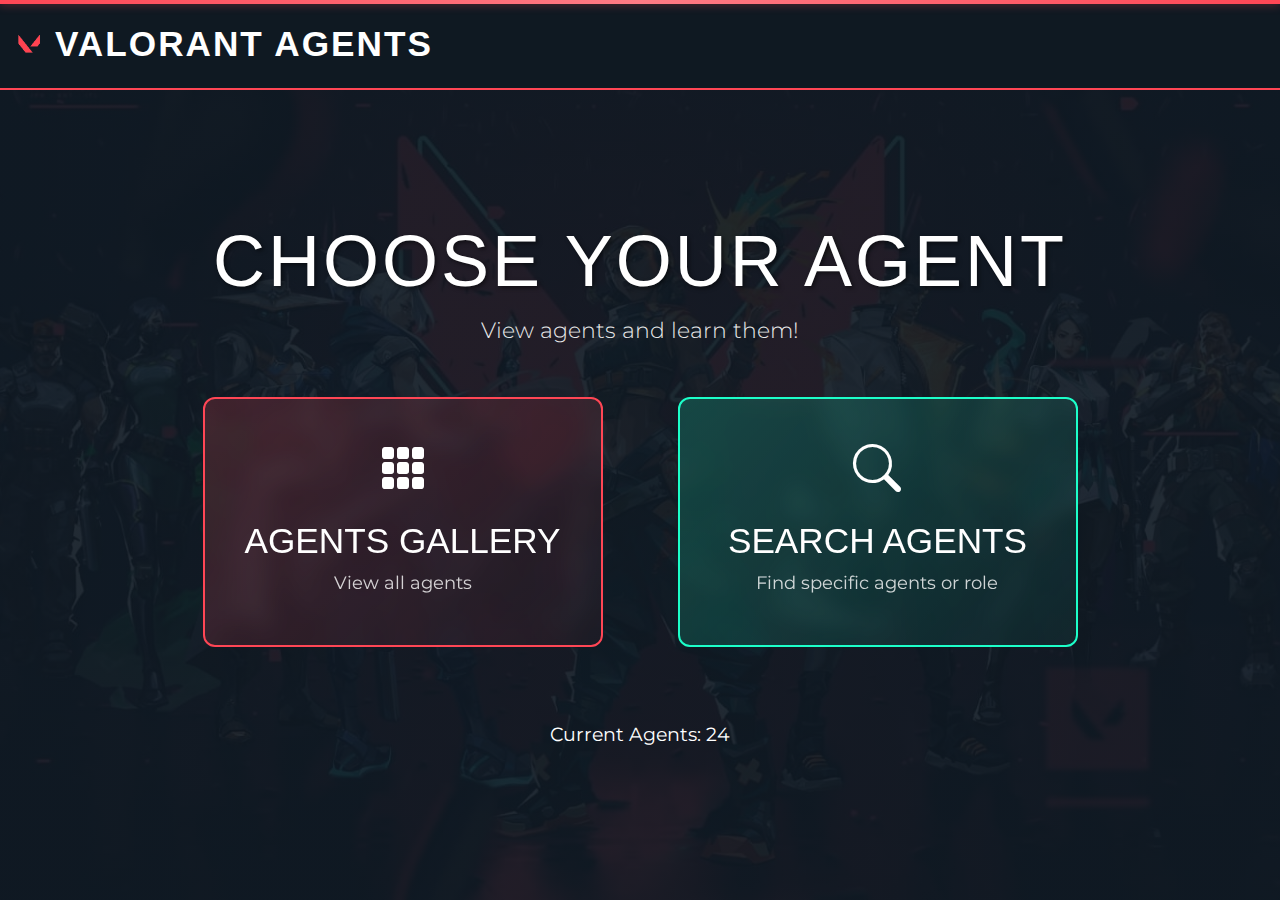
<file: index.html>
<!doctype html>
<html lang="en">
  <head>
    <meta charset="utf-8" />
    <meta
      name="viewport"
      content="width=device-width, initial-scale=1, maximum-scale=1, user-scalable=no"
    />
    <title>Valorant Agents</title>
    <link rel="icon" href="assets/img/logo.png" type="image/png" />
    <link rel="shortcut icon" href="assets/img/logo.png" type="image/png" />
    <link
      href="https://cdn.jsdelivr.net/npm/bootstrap@5.3.8/dist/css/bootstrap.min.css"
      rel="stylesheet"
    />
    <link rel="stylesheet" href="assets/css/style.css" />
    <link rel="preconnect" href="https://fonts.googleapis.com" />
    <link rel="preconnect" href="https://fonts.gstatic.com" crossorigin />
    <link
      href="https://fonts.googleapis.com/css2?family=Tungsten:wght@500;700&family=Montserrat:wght@400;600&display=swap"
      rel="stylesheet"
    />
    <link
      rel="stylesheet"
      href="https://cdn.jsdelivr.net/npm/bootstrap-icons@1.10.0/font/bootstrap-icons.css"
    />
  </head>
  <body>
    <div id="progress-bar-container">
      <div id="progress-bar"></div>
    </div>

    <div class="hero-section">
      <header class="header">
        <nav class="navbar navbar-expand-lg navbar-dark">
          <div class="container-fluid">
            <div class="d-flex align-items-center">
              <img
                src="assets/img/vallogo.png"
                alt="Valorant Logo"
                height="45"
                class="d-inline-block align-text-top me-2 logo-pulse mobile-logo"
              />
              <span class="brand-text text-white">VALORANT AGENTS</span>
            </div>
          </div>
        </nav>
      </header>

      <div class="hero-content">
        <div class="container">
          <div class="text-center py-5">
            <h1 class="display-1 hero-title animate-text text-white">
              CHOOSE YOUR AGENT
            </h1>
            <p class="lead hero-lead text-white">View agents and learn them!</p>

            <div class="row mt-5 justify-content-center">
              <div class="col-12 col-md-5 mb-4">
                <a href="agents.html" class="text-decoration-none">
                  <div class="card feature-card duelist hover-glow">
                    <div
                      class="card-body text-center d-flex flex-column justify-content-center text-white"
                    >
                      <i
                        class="bi bi-grid-3x3-gap-fill mb-3 icon-pulse text-white"
                      ></i>
                      <h2 class="role-title text-white">AGENTS GALLERY</h2>
                      <p class="role-desc text-white">View all agents</p>
                    </div>
                  </div>
                </a>
              </div>
              <div class="col-12 col-md-5 mb-4">
                <a href="search.html" class="text-decoration-none">
                  <div class="card feature-card initiator hover-glow">
                    <div
                      class="card-body text-center d-flex flex-column justify-content-center text-white"
                    >
                      <i class="bi bi-search mb-3 icon-pulse text-white"></i>
                      <h2 class="role-title text-white">SEARCH AGENTS</h2>
                      <p class="role-desc text-white">
                        Find specific agents or role
                      </p>
                    </div>
                  </div>
                </a>
              </div>
            </div>

            <div class="mt-5">
              <p class="hero-subtext text-white">
                Current Agents:
                <span id="agentCount" class="text-white">24</span>
              </p>
            </div>
          </div>
        </div>
      </div>
    </div>

    <script src="https://cdn.jsdelivr.net/npm/bootstrap@5.3.8/dist/js/bootstrap.bundle.min.js"></script>
    <script src="assets/js/script.js"></script>
    <script>
      document.addEventListener("DOMContentLoaded", async () => {
        try {
          const response = await fetch(
            "https://valorant-api.com/v1/agents?isPlayableCharacter=true",
          );
          const data = await response.json();
          document.getElementById("agentCount").textContent = data.data.length;
        } catch (error) {
          console.error("Error fetching agent count:", error);
        }
      });
    </script>
  </body>
</html>
</file>
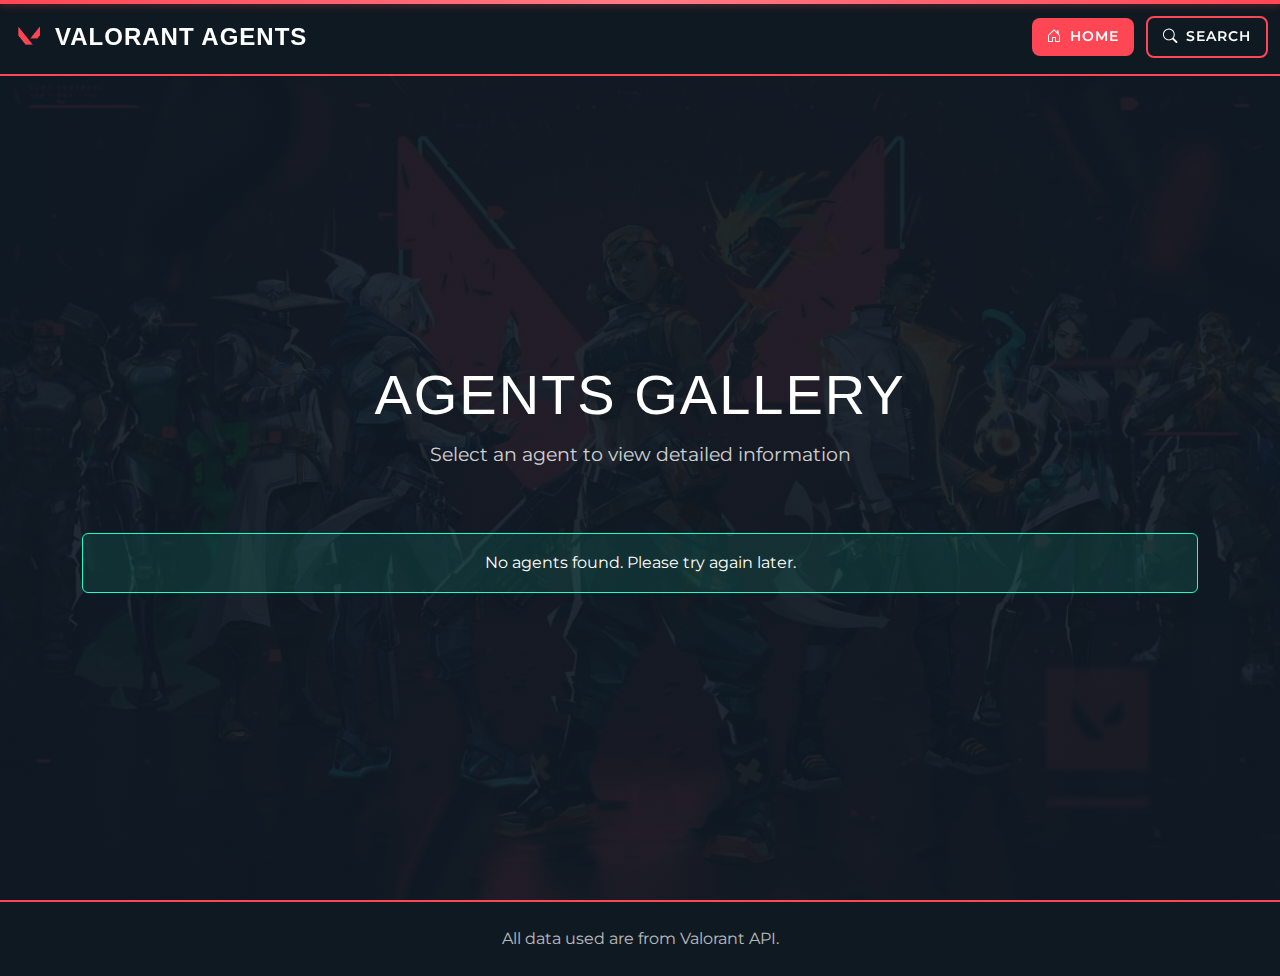
<file: agents.html>
<!doctype html>
<html lang="en">
  <head>
    <meta charset="utf-8" />
    <meta
      name="viewport"
      content="width=device-width, initial-scale=1, maximum-scale=1, user-scalable=no"
    />
    <title>Valorant Agents - Gallery</title>
    <link rel="icon" href="assets/img/logo.png" type="image/png" />
    <link rel="shortcut icon" href="assets/img/logo.png" type="image/png" />
    <link
      href="https://cdn.jsdelivr.net/npm/bootstrap@5.3.8/dist/css/bootstrap.min.css"
      rel="stylesheet"
    />
    <link rel="stylesheet" href="assets/css/style.css" />
    <link rel="preconnect" href="https://fonts.googleapis.com" />
    <link rel="preconnect" href="https://fonts.gstatic.com" crossorigin />
    <link
      href="https://fonts.googleapis.com/css2?family=Tungsten:wght@500;700&family=Montserrat:wght@400;600&display=swap"
      rel="stylesheet"
    />
    <link
      rel="stylesheet"
      href="https://cdn.jsdelivr.net/npm/bootstrap-icons@1.10.0/font/bootstrap-icons.css"
    />
  </head>
  <body>
    <div id="progress-bar-container">
      <div id="progress-bar"></div>
    </div>

    <div class="hero-section">
      <header class="header">
        <nav class="navbar navbar-expand-lg navbar-dark">
          <div class="container-fluid">
            <div class="d-flex align-items-center">
              <img
                src="assets/img/vallogo.png"
                alt="Valorant Logo"
                height="45"
                class="d-inline-block align-text-top me-2 mobile-logo"
              />
              <span class="brand-text text-white mobile-brand"
                >VALORANT AGENTS</span
              >
            </div>
            <div class="ms-auto">
              <a
                href="index.html"
                class="btn btn-valorant me-2 text-white mobile-btn"
              >
                <i class="bi bi-house-door me-2"></i
                ><span class="mobile-text">Home</span>
              </a>
              <a
                href="search.html"
                class="btn btn-outline-valorant text-white mobile-btn"
              >
                <i class="bi bi-search me-2"></i
                ><span class="mobile-text">Search</span>
              </a>
            </div>
          </div>
        </nav>
      </header>

      <div class="hero-content">
        <main class="container py-5">
          <div class="row mb-5">
            <div class="col text-center">
              <h1 class="page-title text-white">AGENTS GALLERY</h1>
              <p class="page-subtitle text-white">
                Select an agent to view detailed information
              </p>
            </div>
          </div>
          <div class="row" id="contentArea"></div>
        </main>
      </div>
    </div>

    <footer class="footer">
      <div class="container">
        <p class="footer-text text-white">
          All data used are from Valorant API.
        </p>
      </div>
    </footer>

    <script src="https://cdn.jsdelivr.net/npm/bootstrap@5.3.8/dist/js/bootstrap.bundle.min.js"></script>
    <script src="assets/js/script.js"></script>
  </body>
</html>
</file>
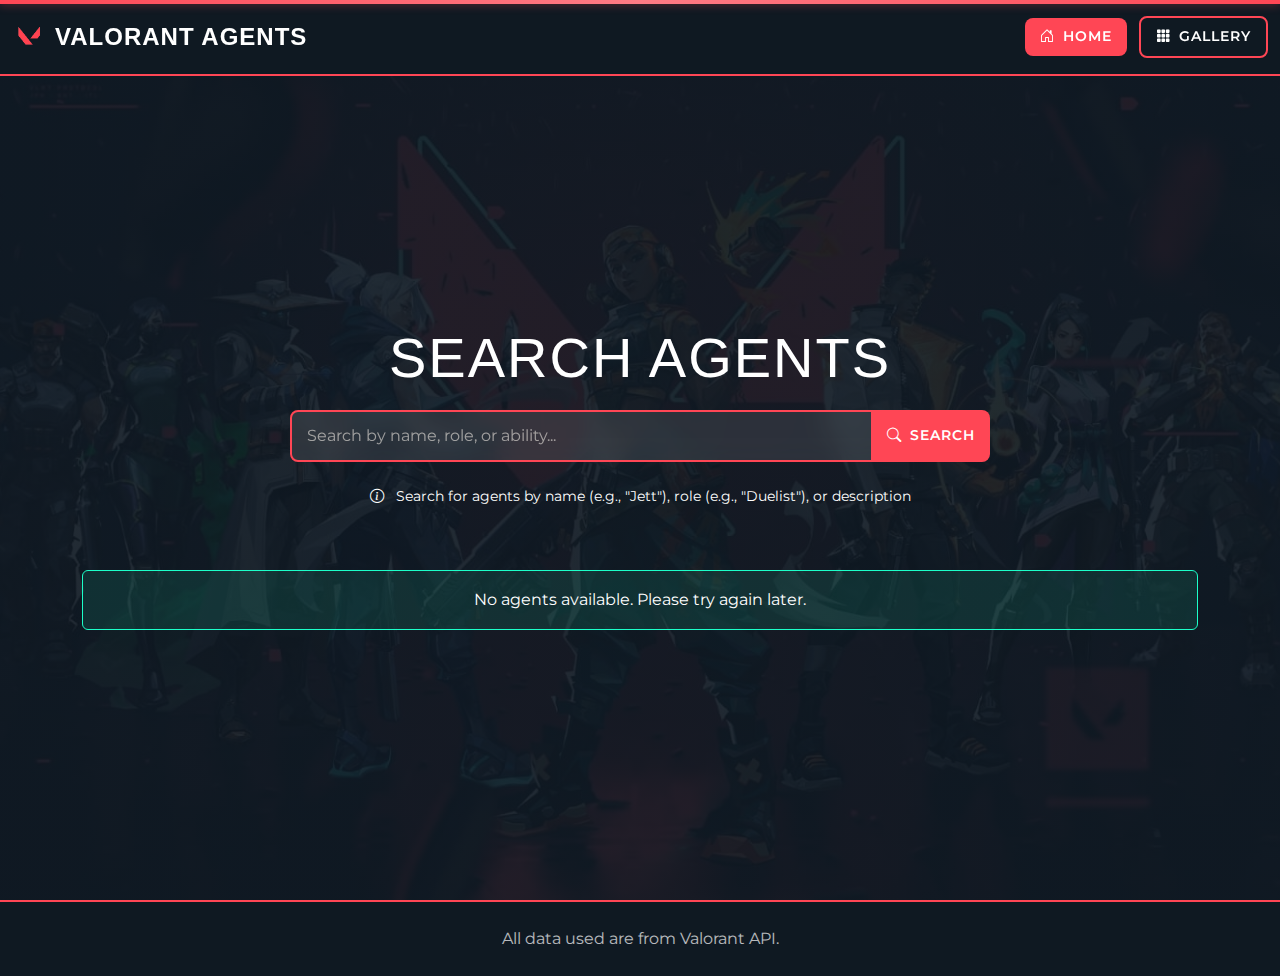
<file: search.html>
<!doctype html>
<html lang="en">
  <head>
    <meta charset="utf-8" />
    <meta
      name="viewport"
      content="width=device-width, initial-scale=1, maximum-scale=1, user-scalable=no"
    />
    <title>Valorant Agents - Search</title>
    <link rel="icon" href="assets/img/logo.png" type="image/png" />
    <link rel="shortcut icon" href="assets/img/logo.png" type="image/png" />
    <link
      href="https://cdn.jsdelivr.net/npm/bootstrap@5.3.8/dist/css/bootstrap.min.css"
      rel="stylesheet"
    />
    <link rel="stylesheet" href="assets/css/style.css" />
    <link rel="preconnect" href="https://fonts.googleapis.com" />
    <link rel="preconnect" href="https://fonts.gstatic.com" crossorigin />
    <link
      href="https://fonts.googleapis.com/css2?family=Tungsten:wght@500;700&family=Montserrat:wght@400;600&display=swap"
      rel="stylesheet"
    />
    <link
      rel="stylesheet"
      href="https://cdn.jsdelivr.net/npm/bootstrap-icons@1.10.0/font/bootstrap-icons.css"
    />
  </head>
  <body>
    <div id="progress-bar-container">
      <div id="progress-bar"></div>
    </div>

    <div class="hero-section">
      <header class="header">
        <nav class="navbar navbar-expand-lg navbar-dark">
          <div class="container-fluid">
            <div class="d-flex align-items-center">
              <img
                src="assets/img/vallogo.png"
                alt="Valorant Logo"
                height="45"
                class="d-inline-block align-text-top me-2 mobile-logo"
              />
              <span class="brand-text text-white mobile-brand"
                >VALORANT AGENTS</span
              >
            </div>
            <div class="ms-auto">
              <a
                href="index.html"
                class="btn btn-valorant me-2 text-white mobile-btn"
              >
                <i class="bi bi-house-door me-2"></i
                ><span class="mobile-text">Home</span>
              </a>
              <a
                href="agents.html"
                class="btn btn-outline-valorant text-white mobile-btn"
              >
                <i class="bi bi-grid-3x3-gap-fill me-2"></i
                ><span class="mobile-text">Gallery</span>
              </a>
            </div>
          </div>
        </nav>
      </header>

      <div class="hero-content">
        <main class="container py-5">
          <div class="row mb-5">
            <div class="col-md-8 mx-auto">
              <h1 class="page-title text-center mb-4 text-white">
                SEARCH AGENTS
              </h1>
              <div class="search-container">
                <div class="input-group mb-4">
                  <input
                    type="text"
                    class="form-control search-input mobile-input"
                    id="searchInput"
                    placeholder="Search by name, role, or ability..."
                  />
                  <button
                    class="btn btn-valorant text-white mobile-btn"
                    type="button"
                    id="searchBtn"
                  >
                    <i class="bi bi-search me-2"></i
                    ><span class="mobile-text">Search</span>
                  </button>
                </div>
                <p class="text-center text-white mobile-info">
                  <i class="bi bi-info-circle me-2"></i>
                  Search for agents by name (e.g., "Jett"), role (e.g.,
                  "Duelist"), or description
                </p>
              </div>
            </div>
          </div>
          <div class="row" id="contentArea"></div>
        </main>
      </div>
    </div>

    <footer class="footer">
      <div class="container">
        <p class="footer-text text-white">
          All data used are from Valorant API.
        </p>
      </div>
    </footer>

    <script src="https://cdn.jsdelivr.net/npm/bootstrap@5.3.8/dist/js/bootstrap.bundle.min.js"></script>
    <script src="assets/js/script.js"></script>
  </body>
</html>
</file>
<file: assets/css/style.css>
:root {
  --valorant-red: #ff4655;
  --valorant-black: #0f1923;
  --valorant-white: #ffffff;
  --duelist-color: #ff4655;
  --initiator-color: #1cffc9;
  --controller-color: #8d8df0;
  --sentinel-color: #ffd166;
}

* {
  margin: 0;
  padding: 0;
  box-sizing: border-box;
}

html {
  font-size: 16px;
}

body {
  font-family: "Montserrat", sans-serif;
  background-color: var(--valorant-black);
  color: var(--valorant-white);
  line-height: 1.6;
  overflow-x: hidden;
  width: 100%;
  min-height: 100vh;
}

body,
h1,
h2,
h3,
h4,
h5,
h6,
p,
span,
div,
a,
label,
.form-control,
.btn,
.card,
.modal-content,
.navbar,
.text-muted,
.lead,
.modal-body p,
.ability-desc,
.ability-name,
.agent-info p,
.footer-text {
  color: var(--valorant-white) !important;
}

#progress-bar-container {
  position: fixed;
  top: 0;
  left: 0;
  width: 100%;
  height: 4px;
  background: transparent;
  z-index: 9999;
  display: none;
}

#progress-bar {
  height: 100%;
  background: linear-gradient(90deg, #ff4655, #ff7b85, #ff4655);
  width: 0%;
  transition: width 0.3s ease;
  box-shadow: 0 0 10px rgba(255, 70, 85, 0.5);
}

.progress-bar-loading {
  display: block !important;
  animation: progressBarPulse 1.5s ease-in-out infinite;
}

@keyframes progressBarPulse {
  0%,
  100% {
    box-shadow: 0 0 5px rgba(255, 70, 85, 0.5);
  }
  50% {
    box-shadow: 0 0 15px rgba(255, 70, 85, 0.8);
  }
}

.hero-section {
  background:
    linear-gradient(rgba(15, 25, 35, 0.92), rgba(15, 25, 35, 0.92)),
    url("../img/agents.jpg") center/cover no-repeat fixed;
  min-height: 100vh;
  display: flex;
  flex-direction: column;
  position: relative;
  width: 100%;
}

.hero-section {
  background:
    linear-gradient(rgba(15, 25, 35, 0.92), rgba(15, 25, 35, 0.92)),
    url("../img/agents.jpg") center/cover no-repeat fixed;
  min-height: 100vh;
  display: flex;
  flex-direction: column;
  position: relative;
  width: 100%;
}

.hero-content {
  flex: 1;
  display: flex;
  flex-direction: column;
  justify-content: center;
  position: relative;
  padding: 2rem 0;
  width: 100%;
}

.hero-section main {
  flex: 1;
  display: flex;
  flex-direction: column;
  justify-content: center;
}

.hero-section + .footer {
  margin-top: 0;
}

.header {
  background: rgba(15, 25, 35, 0.98);
  border-bottom: 2px solid var(--valorant-red);
  position: sticky;
  top: 0;
  z-index: 1000;
  width: 100%;
}

.navbar {
  padding: 1rem 0;
  width: 100%;
}

.logo-pulse {
  animation: pulse 2s infinite;
}

@keyframes pulse {
  0% {
    transform: scale(1);
  }
  50% {
    transform: scale(1.05);
  }
  100% {
    transform: scale(1);
  }
}

.brand-text {
  font-family: "Tungsten", sans-serif;
  font-size: 2.2rem;
  font-weight: 700;
  text-transform: uppercase;
  letter-spacing: 2px;
}

.hero-content {
  display: flex;
  flex-direction: column;
  justify-content: center;
  position: relative;
  padding: 2rem 0;
  width: 100%;
}

.display-1 {
  font-family: "Tungsten", sans-serif;
  font-size: 5rem;
  text-shadow: 2px 2px 4px rgba(0, 0, 0, 0.5);
  margin-bottom: 1rem;
  letter-spacing: 3px;
  line-height: 1;
}

.animate-text {
  animation: slideIn 1s ease-out;
}

@keyframes slideIn {
  from {
    opacity: 0;
    transform: translateY(-30px);
  }
  to {
    opacity: 1;
    transform: translateY(0);
  }
}

.lead {
  font-size: 1.4rem;
  margin-bottom: 3rem;
  opacity: 0.9;
}

.feature-card {
  background: rgba(255, 255, 255, 0.1);
  border: 2px solid;
  border-radius: 12px;
  padding: 40px 20px;
  transition: all 0.3s ease;
  cursor: pointer;
  height: 250px;
  display: flex;
  align-items: center;
  justify-content: center;
  backdrop-filter: blur(10px);
  position: relative;
  overflow: hidden;
  width: 100%;
  max-width: 400px;
  margin: 0 auto;
}

.feature-card::before {
  content: "";
  position: absolute;
  top: 0;
  left: -100%;
  width: 100%;
  height: 100%;
  background: linear-gradient(
    90deg,
    transparent,
    rgba(255, 255, 255, 0.1),
    transparent
  );
  transition: left 0.7s ease;
}

.feature-card:hover::before {
  left: 100%;
}

.feature-card:hover {
  transform: translateY(-10px) scale(1.02);
  box-shadow: 0 20px 40px rgba(255, 70, 85, 0.4);
}

.feature-card i {
  font-size: 3rem;
  margin-bottom: 1rem;
}

.icon-pulse {
  animation: iconFloat 3s infinite ease-in-out;
}

@keyframes iconFloat {
  0%,
  100% {
    transform: translateY(0);
  }
  50% {
    transform: translateY(-10px);
  }
}

.duelist {
  border-color: var(--duelist-color);
  background: linear-gradient(
    135deg,
    rgba(255, 70, 85, 0.2),
    rgba(255, 70, 85, 0.05)
  );
}

.duelist:hover {
  box-shadow: 0 20px 40px rgba(255, 70, 85, 0.4);
}

.initiator {
  border-color: var(--initiator-color);
  background: linear-gradient(
    135deg,
    rgba(28, 255, 201, 0.2),
    rgba(28, 255, 201, 0.05)
  );
}

.initiator:hover {
  box-shadow: 0 20px 40px rgba(28, 255, 201, 0.4);
}

.role-title {
  font-family: "Tungsten", sans-serif;
  font-size: 2.2rem;
  margin-bottom: 10px;
  line-height: 1;
}

.role-desc {
  opacity: 0.8;
  font-size: 1.1rem;
}

.hero-subtext {
  font-size: 1.2rem;
  margin-top: 2rem;
}

.agent-card {
  background: rgba(255, 255, 255, 0.1);
  border: 2px solid transparent;
  border-radius: 12px;
  overflow: hidden;
  transition: all 0.3s ease;
  cursor: pointer;
  height: 100%;
  backdrop-filter: blur(10px);
  width: 100%;
  max-width: 350px;
  margin: 0 auto;
}

.agent-card:hover {
  transform: translateY(-8px) scale(1.02);
  border-color: var(--valorant-red);
  box-shadow: 0 15px 30px rgba(255, 70, 85, 0.3);
}

.agent-img-container {
  height: 300px;
  overflow: hidden;
  position: relative;
  background: linear-gradient(
    180deg,
    rgba(15, 25, 35, 0) 0%,
    rgba(15, 25, 35, 0.8) 100%
  );
  width: 100%;
}

.agent-img {
  width: 100%;
  height: 100%;
  object-fit: cover;
  transition: transform 0.5s ease;
}

.agent-card:hover .agent-img {
  transform: scale(1.1);
}

.agent-info {
  padding: 20px;
  background: rgba(15, 25, 35, 0.9);
  width: 100%;
}

.agent-name {
  font-family: "Tungsten", sans-serif;
  font-size: 2.2rem;
  margin-bottom: 5px;
  line-height: 1;
}

.agent-role {
  font-size: 1.1rem;
  text-transform: uppercase;
  letter-spacing: 1px;
  opacity: 0.9;
}

.search-container {
  max-width: 700px;
  margin: 0 auto;
  width: 100%;
}

.search-input {
  background: rgba(255, 255, 255, 0.1);
  border: 2px solid var(--valorant-red);
  padding: 15px 25px;
  border-radius: 8px;
  font-size: 1.1rem;
  backdrop-filter: blur(10px);
  width: 100%;
}

.search-input::placeholder {
  color: rgba(236, 232, 225, 0.6);
}

.search-input:focus {
  background: rgba(255, 255, 255, 0.15);
  border-color: var(--valorant-red);
  box-shadow: 0 0 0 0.25rem rgba(255, 70, 85, 0.25);
}

.btn-valorant {
  background: var(--valorant-red);
  border: none;
  padding: 12px 30px;
  font-weight: 600;
  text-transform: uppercase;
  letter-spacing: 1px;
  transition: all 0.3s ease;
  border-radius: 8px;
  white-space: nowrap;
}

.btn-valorant:hover {
  background: #ff2a3d;
  transform: translateY(-3px);
  box-shadow: 0 8px 20px rgba(255, 70, 85, 0.4);
}

.btn-outline-valorant {
  background: transparent;
  border: 2px solid var(--valorant-red);
  padding: 10px 25px;
  font-weight: 600;
  text-transform: uppercase;
  letter-spacing: 1px;
  transition: all 0.3s ease;
  border-radius: 8px;
  white-space: nowrap;
}

.btn-outline-valorant:hover {
  background: var(--valorant-red);
  transform: translateY(-3px);
}

.modal-content {
  background-color: var(--valorant-black);
  border: 2px solid var(--valorant-red);
  border-radius: 12px;
  width: 95%;
  max-width: 900px;
  margin: 0 auto;
}

.modal-header {
  border-bottom: 1px solid rgba(255, 70, 85, 0.3);
  padding: 25px;
  display: flex;
  align-items: center;
  justify-content: space-between;
  flex-wrap: wrap;
}

.modal-title {
  font-family: "Tungsten", sans-serif;
  font-size: 2.5rem;
  text-transform: uppercase;
  display: flex;
  align-items: center;
  flex-wrap: wrap;
}

.modal-title-icon {
  font-size: 2rem;
  margin-right: 15px;
  display: flex;
  align-items: center;
  justify-content: center;
  width: 60px;
  height: 60px;
  border-radius: 50%;
  background: rgba(255, 70, 85, 0.1);
  flex-shrink: 0;
}

.btn-close {
  filter: invert(1) brightness(2);
  opacity: 0.8;
  flex-shrink: 0;
}

.btn-close:hover {
  opacity: 1;
}

.modal-body {
  padding: 25px;
}

.modal-body h5 {
  color: var(--valorant-red) !important;
}

.agent-role-container {
  display: flex;
  align-items: center;
  gap: 15px;
  margin-bottom: 20px;
  flex-wrap: wrap;
}

.agent-role-icon {
  font-size: 2rem;
  display: flex;
  align-items: center;
  justify-content: center;
  width: 60px;
  height: 60px;
  border-radius: 50%;
  background: rgba(255, 255, 255, 0.1);
  flex-shrink: 0;
}

.agent-role-tag {
  display: inline-block;
  padding: 12px 25px;
  border-radius: 25px;
  font-weight: 600;
  text-transform: uppercase;
  font-size: 1rem;
  color: var(--valorant-black);
  flex-shrink: 0;
}

.abilities-container {
  display: grid;
  grid-template-columns: repeat(auto-fill, minmax(250px, 1fr));
  gap: 15px;
  margin-top: 20px;
}

.ability-card {
  background: rgba(255, 255, 255, 0.1);
  border-radius: 8px;
  padding: 20px;
  border-left: 4px solid var(--valorant-red);
  min-height: 150px;
  display: flex;
  flex-direction: column;
  transition: transform 0.3s ease;
  width: 100%;
}

.ability-card:hover {
  transform: translateY(-5px);
  background: rgba(255, 255, 255, 0.15);
}

.ability-header {
  display: flex;
  align-items: center;
  margin-bottom: 15px;
  gap: 12px;
  flex-wrap: wrap;
}

.ability-icon {
  width: 45px;
  height: 45px;
  display: flex;
  align-items: center;
  justify-content: center;
  background: rgba(255, 70, 85, 0.1);
  border-radius: 8px;
  flex-shrink: 0;
}

.ability-icon img {
  width: 30px;
  height: 30px;
  object-fit: contain;
}

.ability-name {
  font-weight: 600;
  font-size: 1.1rem;
  flex: 1;
  min-width: 150px;
}

.ability-desc {
  opacity: 0.9;
  font-size: 0.95rem;
  line-height: 1.4;
  overflow: hidden;
  display: -webkit-box;
  -webkit-line-clamp: 3;
  -webkit-box-orient: vertical;
  flex: 1;
  min-height: 60px;
}

.ability-slot {
  display: inline-block;
  padding: 4px 12px;
  background: rgba(255, 70, 85, 0.2);
  border-radius: 4px;
  font-size: 0.8rem;
  color: var(--valorant-red) !important;
  margin-top: 10px;
  align-self: flex-start;
}

.page-container {
  background-color: var(--valorant-black);
  min-height: 100vh;
  display: flex;
  flex-direction: column;
  width: 100%;
}

.page-title {
  font-family: "Tungsten", sans-serif;
  font-size: 4rem;
  margin-bottom: 1rem;
  letter-spacing: 2px;
  line-height: 1;
}

.page-subtitle {
  opacity: 0.8;
  font-size: 1.2rem;
}

.footer {
  background: rgba(15, 25, 35, 0.98);
  border-top: 2px solid var(--valorant-red);
  padding: 1.5rem 0;
  font-size: 1rem;
  margin-top: auto;
  width: 100%;
}

.footer-text {
  opacity: 0.7;
  text-align: center;
  margin: 0;
}

.spinner-border.text-danger {
  color: var(--valorant-red) !important;
}

.text-muted {
  opacity: 0.6;
}

.alert-info {
  background-color: rgba(28, 255, 201, 0.1);
  border-color: var(--initiator-color);
}

.mobile-logo {
  height: 35px !important;
}

.mobile-brand {
  font-size: 1.5rem !important;
  letter-spacing: 1px !important;
}

.mobile-btn {
  padding: 8px 15px !important;
  font-size: 0.9rem !important;
}

.mobile-text {
  display: inline-block;
}

.mobile-input {
  padding: 12px 15px !important;
  font-size: 1rem !important;
}

.mobile-info {
  font-size: 0.9rem !important;
  line-height: 1.4 !important;
}

@media (max-width: 1400px) {
  .display-1 {
    font-size: 4.5rem;
  }
  .page-title {
    font-size: 3.5rem;
  }
}

@media (max-width: 1200px) {
  .display-1 {
    font-size: 4rem;
  }
  .page-title {
    font-size: 3rem;
  }
  .brand-text {
    font-size: 2rem;
  }
}

@media (max-width: 992px) {
  .display-1 {
    font-size: 3.5rem;
  }
  .page-title {
    font-size: 2.8rem;
  }
  .brand-text {
    font-size: 1.8rem;
  }
  .feature-card {
    height: 220px;
    padding: 30px 15px;
  }
  .feature-card i {
    font-size: 2.5rem;
  }
  .role-title {
    font-size: 2rem;
  }
  .agent-img-container {
    height: 280px;
  }
}

@media (max-width: 768px) {
  html {
    font-size: 14px;
  }
  .display-1 {
    font-size: 2.8rem;
    line-height: 1.1;
    margin-bottom: 0.5rem;
  }
  .page-title {
    font-size: 2.2rem;
    line-height: 1.1;
  }
  .brand-text {
    font-size: 1.5rem;
    letter-spacing: 1px;
  }
  .mobile-brand {
    font-size: 1.3rem !important;
  }
  .lead {
    font-size: 1.1rem;
    margin-bottom: 2rem;
  }
  .role-title {
    font-size: 1.6rem;
    line-height: 1.1;
  }
  .role-desc {
    font-size: 0.95rem;
  }
  .agent-img-container {
    height: 220px;
  }
  .feature-card {
    height: 180px;
    padding: 20px 15px;
    max-width: 100%;
  }
  .feature-card i {
    font-size: 2rem;
    margin-bottom: 0.5rem;
  }
  .agent-card {
    max-width: 100%;
  }
  .agent-name {
    font-size: 1.8rem;
  }
  .modal-title {
    font-size: 1.8rem;
  }
  .modal-title-icon {
    width: 45px;
    height: 45px;
    font-size: 1.5rem;
    margin-right: 10px;
  }
  .agent-role-icon {
    width: 45px;
    height: 45px;
    font-size: 1.5rem;
  }
  .agent-role-tag {
    padding: 8px 15px;
    font-size: 0.9rem;
  }
  .abilities-container {
    grid-template-columns: 1fr;
    gap: 10px;
  }
  .ability-card {
    padding: 15px;
    min-height: 130px;
  }
  .mobile-text {
    display: none;
  }
  .mobile-btn {
    padding: 6px 10px !important;
    font-size: 0.8rem !important;
  }
  .mobile-btn i {
    margin-right: 0 !important;
  }
  .mobile-logo {
    height: 30px !important;
  }
  #progress-bar-container {
    height: 3px;
  }
  .modal-content {
    width: 95%;
    margin: 10px auto;
  }
  .modal-body {
    padding: 15px;
  }
  .modal-header {
    padding: 15px;
  }
}

@media (max-width: 576px) {
  html {
    font-size: 13px;
  }
  .display-1 {
    font-size: 2.2rem;
    letter-spacing: 2px;
  }
  .page-title {
    font-size: 1.8rem;
  }
  .brand-text {
    font-size: 1.2rem;
  }
  .mobile-brand {
    font-size: 1.1rem !important;
  }
  .lead {
    font-size: 1rem;
  }
  .feature-card {
    height: 160px;
    padding: 15px 10px;
  }
  .feature-card i {
    font-size: 1.8rem;
  }
  .role-title {
    font-size: 1.4rem;
  }
  .agent-img-container {
    height: 200px;
  }
  .agent-name {
    font-size: 1.6rem;
  }
  .agent-info {
    padding: 15px;
  }
  .search-input {
    padding: 12px 15px;
    font-size: 1rem;
  }
  .btn-valorant,
  .btn-outline-valorant {
    padding: 10px 15px;
    font-size: 0.9rem;
  }
  .hero-content {
    padding: 1rem 0;
  }
  .container {
    padding-left: 15px;
    padding-right: 15px;
  }
  #progress-bar-container {
    height: 2px;
  }
  .modal-dialog {
    margin: 10px;
  }
  .modal-content {
    width: 100%;
  }
}

@media (max-width: 375px) {
  .display-1 {
    font-size: 1.8rem;
  }
  .page-title {
    font-size: 1.5rem;
  }
  .brand-text {
    font-size: 1rem;
  }
  .mobile-brand {
    font-size: 0.9rem !important;
  }
  .feature-card {
    height: 150px;
  }
  .feature-card i {
    font-size: 1.5rem;
  }
  .role-title {
    font-size: 1.2rem;
  }
  .agent-img-container {
    height: 180px;
  }
  .agent-name {
    font-size: 1.4rem;
  }
}
</file>
